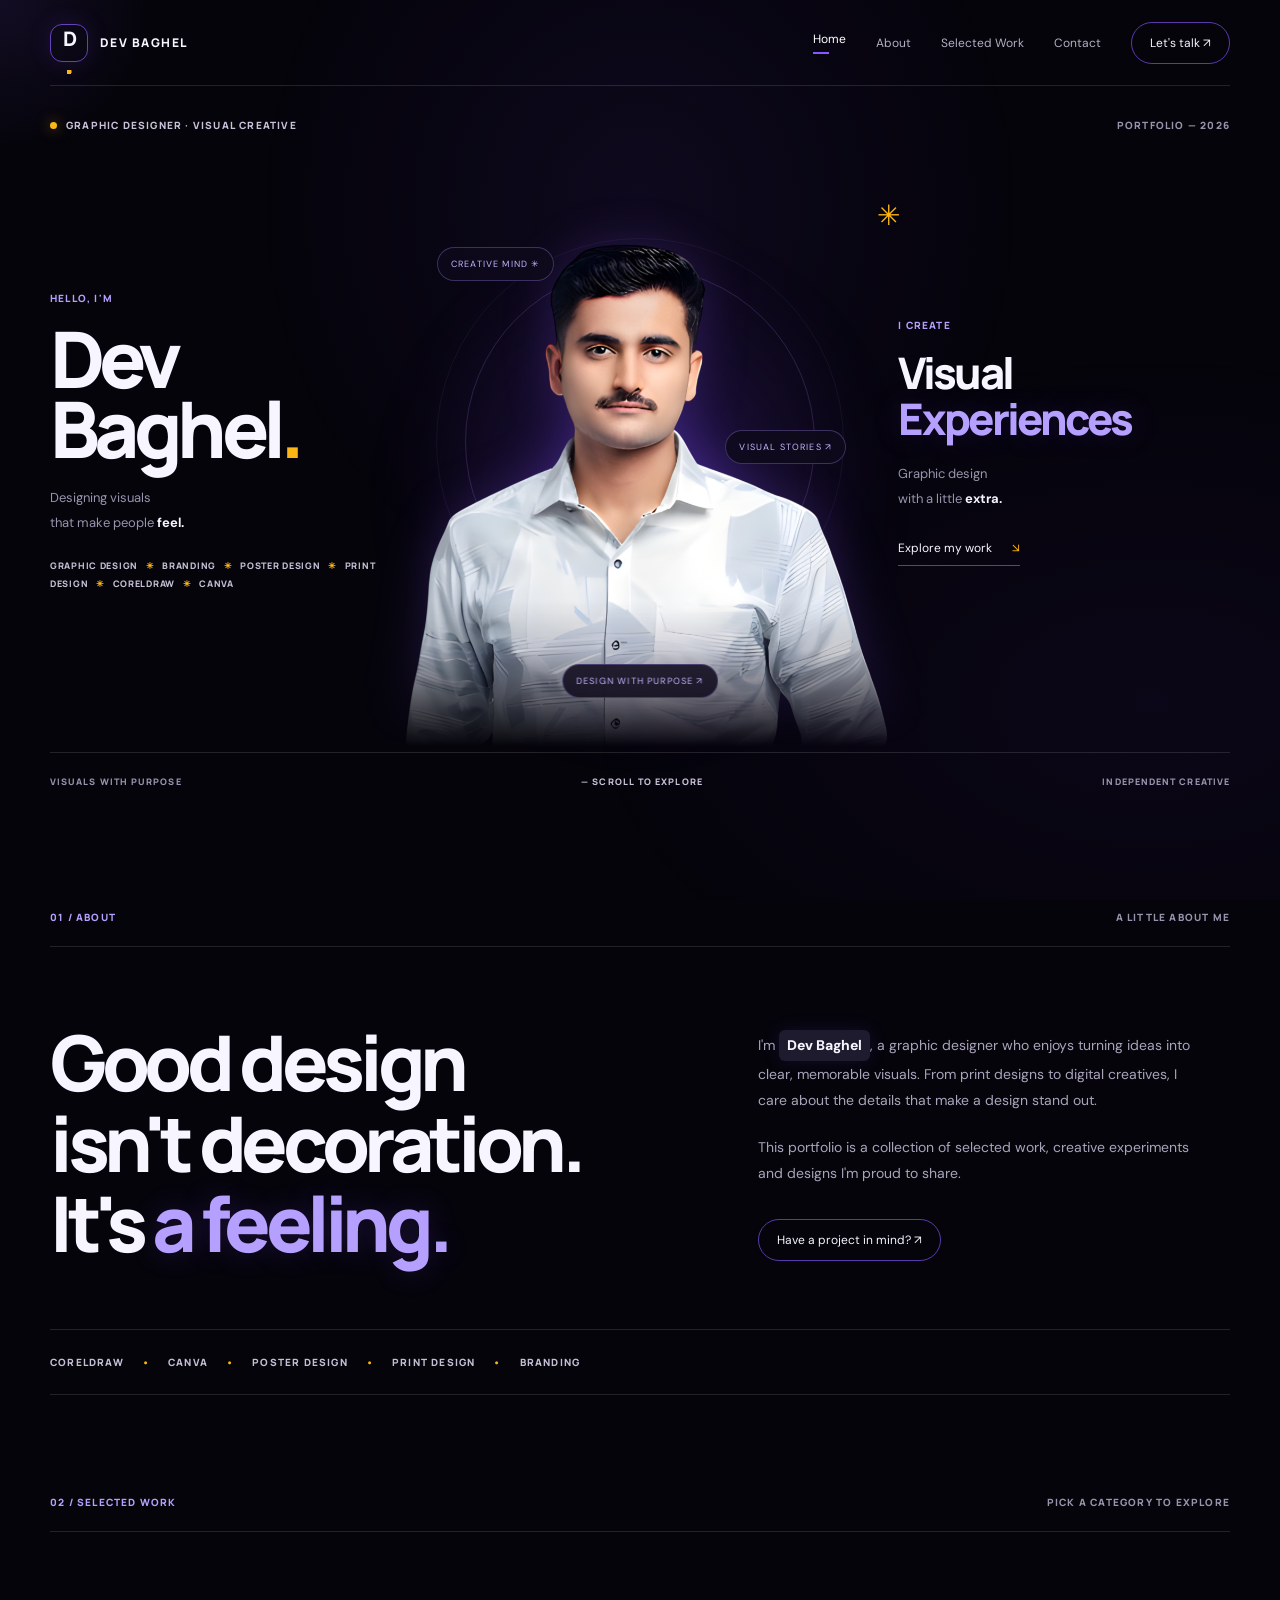
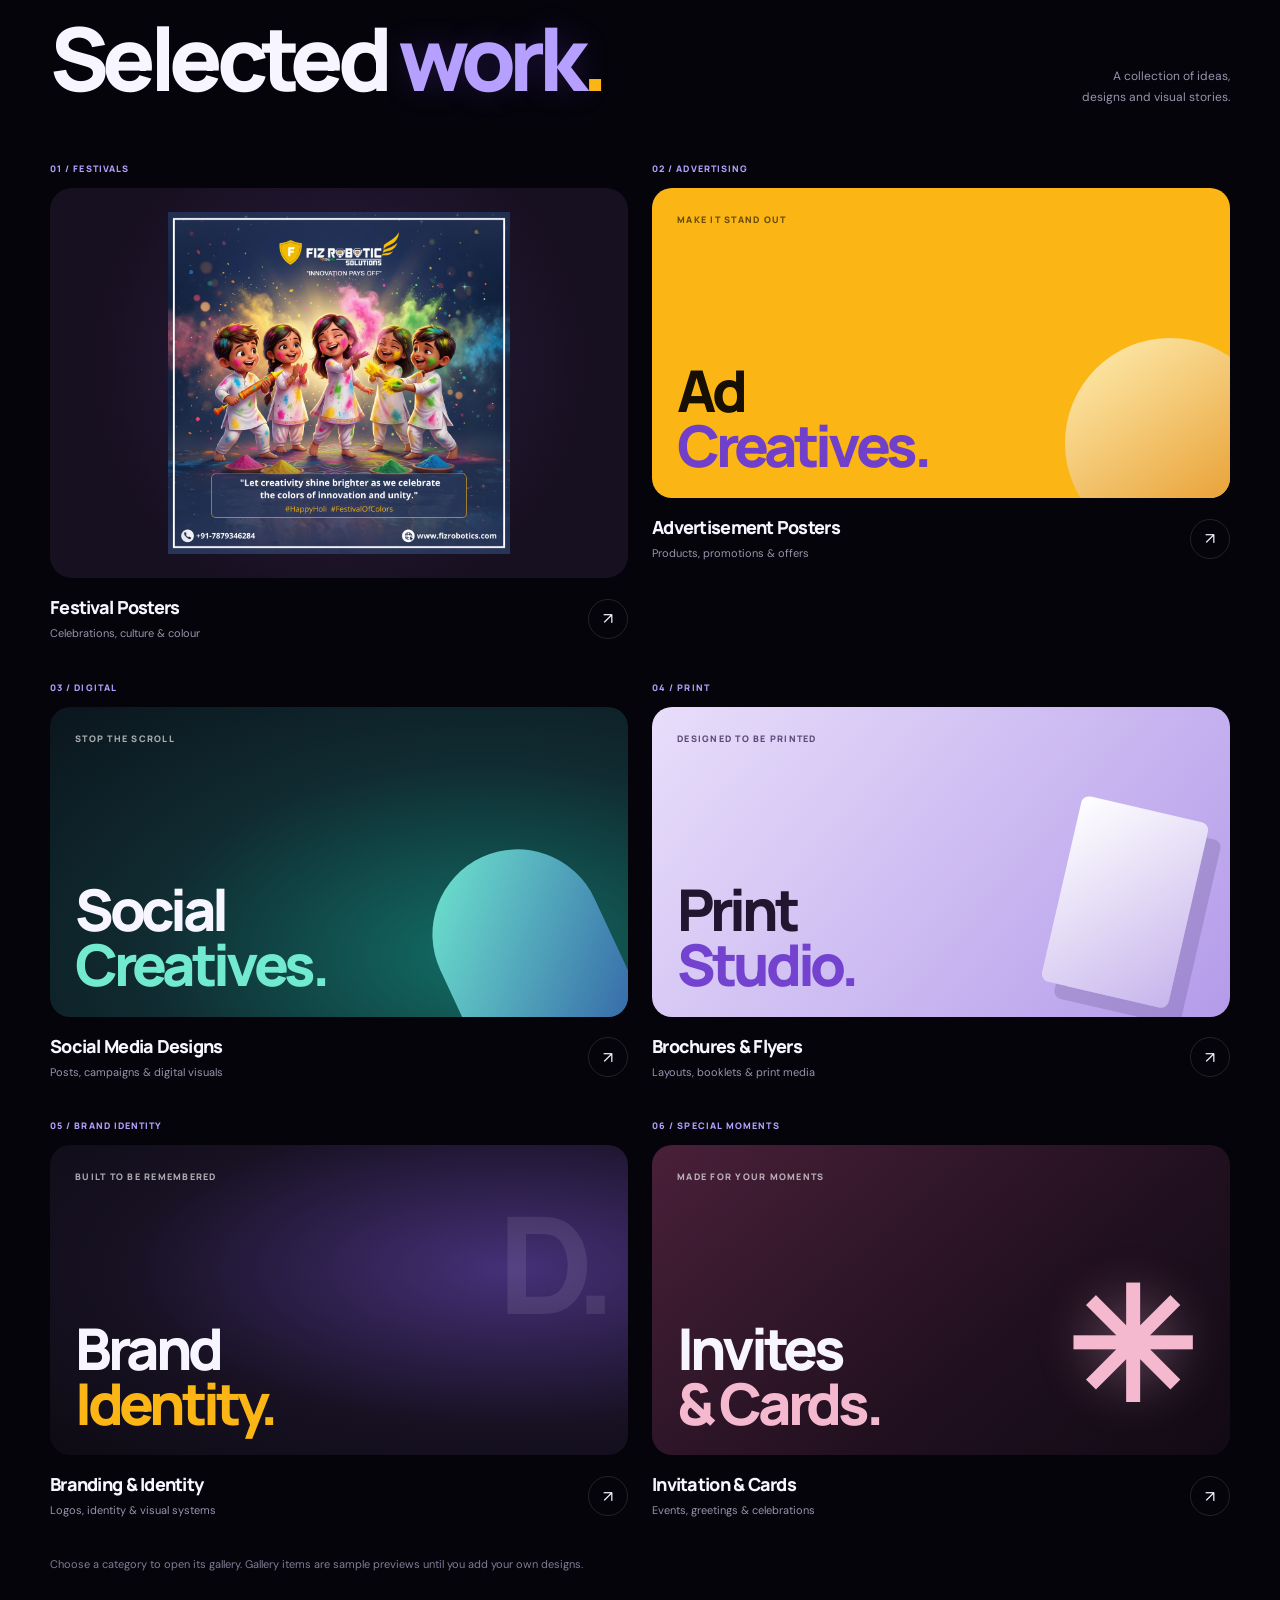
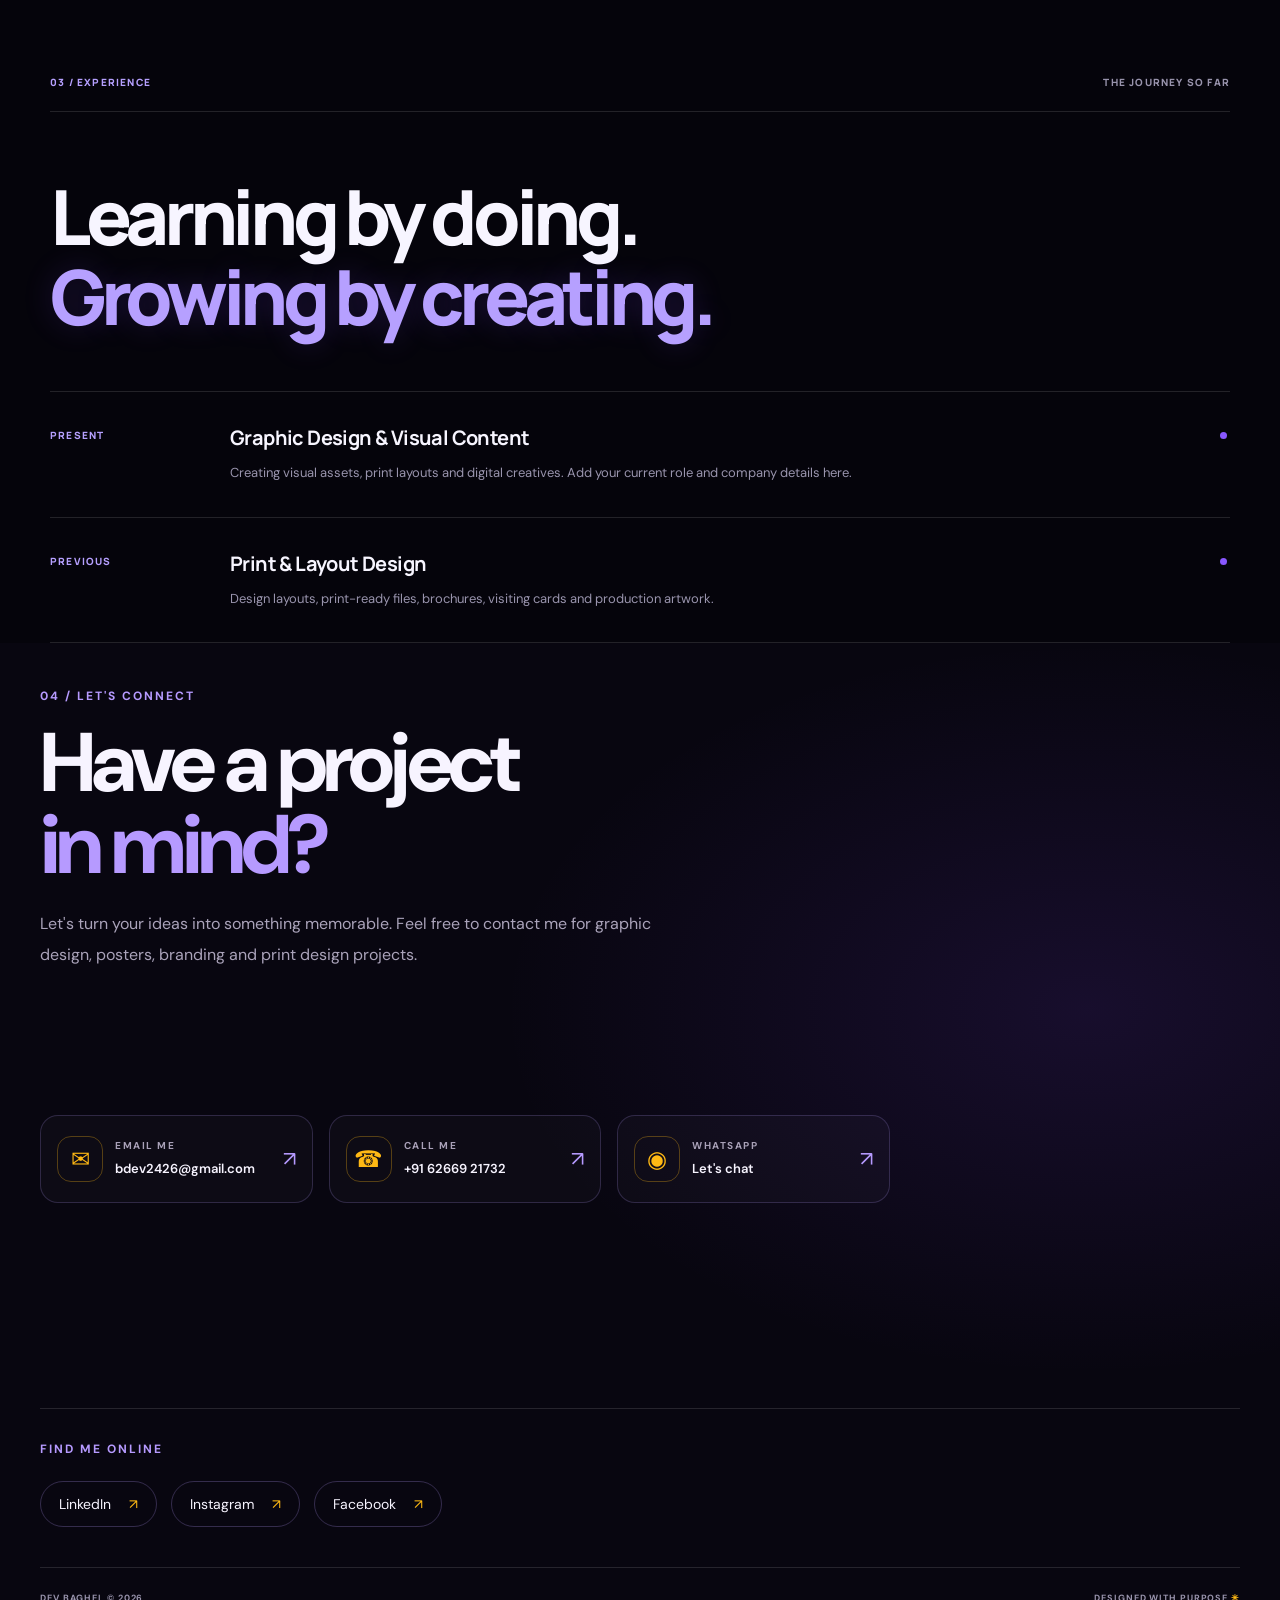
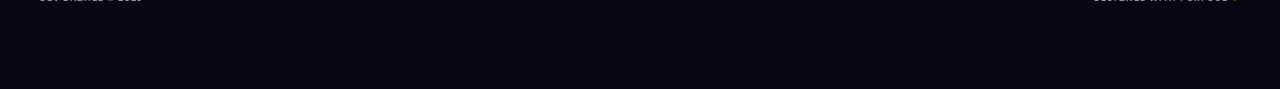
<file: index.html>
<!DOCTYPE html>
<html lang="en">
<head>
  <meta charset="UTF-8">
  <meta name="viewport" content="width=device-width, initial-scale=1.0">
  <meta name="theme-color" content="#05040b">
  <title>Dev Baghel — Graphic Designer</title>

  <link rel="preconnect" href="https://fonts.googleapis.com">
  <link rel="preconnect" href="https://fonts.gstatic.com" crossorigin>
  <link href="https://fonts.googleapis.com/css2?family=DM+Sans:wght@400;500;600;700&family=Manrope:wght@400;500;600;700;800&display=swap" rel="stylesheet">

  <link rel="stylesheet" href="style.css">
</head>

<body>
  <div class="page-glow"></div>
  <div class="cursor-glow"></div>

  <header class="navbar">
    <a class="brand" href="#home">
      <span class="brand-mark">D<span>.</span></span>
      DEV BAGHEL
    </a>

    <button class="menu-toggle" aria-label="Toggle menu" aria-expanded="false">
      <span></span>
      <span></span>
    </button>

    <nav class="nav-links">
      <a class="nav-link active" href="#home">Home</a>
      <a class="nav-link" href="#about">About</a>
      <a class="nav-link" href="#work">Selected Work</a>
      <a class="nav-link" href="#contact">Contact</a>
      <a class="nav-cta" href="#contact">Let's talk ↗</a>
    </nav>
  </header>

  <main>
    <!-- HERO SECTION -->
    <section class="hero section" id="home">
      <div class="hero-top reveal">
        <span class="eyebrow"><i></i> GRAPHIC DESIGNER · VISUAL CREATIVE</span>
        <span class="muted tiny">PORTFOLIO — 2026</span>
      </div>

      <div class="hero-stage">
        <!-- LEFT: NAME -->
        <div class="hero-copy left reveal">
          <span class="mini-label">HELLO, I'M</span>
          <h1>Dev<br>Baghel<span class="yellow">.</span></h1>
          <p>Designing visuals<br>that make people <b>feel.</b></p>

          <div class="hero-skills">
            GRAPHIC DESIGN <i>✳</i>
            BRANDING <i>✳</i>
            POSTER DESIGN <i>✳</i>
            PRINT DESIGN <i>✳</i>
            CORELDRAW <i>✳</i>
            CANVA
          </div>
        </div>

        <!-- CENTRE: PHOTO -->
        <div class="portrait" id="portrait">
          <div class="aura"></div>
          <div class="portrait-ring"></div>

          <div class="photo-container">
            <img
              src="dev-photo.png"
              alt="Dev Baghel — Graphic Designer"
              class="profile-photo"
            >
          </div>

          <span class="orbit o1">CREATIVE MIND ✳</span>
          <span class="orbit o2">VISUAL STORIES ↗</span>
          <span class="orbit o3">DESIGN WITH PURPOSE ↗</span>
        </div>

        <!-- RIGHT: INTRODUCTION -->
        <div class="hero-copy right reveal">
          <span class="mini-label">I CREATE</span>

          <div class="profession">
            Visual<br>
            <span class="accent" id="changing-role">Experiences</span>
          </div>

          <p>Graphic design<br>with a little <b>extra.</b></p>

          <a class="text-link" href="#work">
            Explore my work <span>↘</span>
          </a>
        </div>

        <span class="star">✳</span>
      </div>

      <div class="hero-bottom">
        <span>VISUALS WITH PURPOSE</span>
        <a href="#about">— SCROLL TO EXPLORE</a>
        <span>INDEPENDENT CREATIVE</span>
      </div>
    </section>

    <!-- ABOUT SECTION -->
    <section class="section intro" id="about">
      <div class="section-heading">
        <span>01 / ABOUT</span>
        <span>A LITTLE ABOUT ME</span>
      </div>

      <div class="about-grid">
        <h2>
          Good design<br>
          isn't decoration.<br>
          It's <span class="accent">a feeling.</span>
        </h2>

        <div class="about-copy">
          <p>
            I'm <span class="highlight-name">Dev Baghel</span>, a graphic designer who enjoys turning ideas into clear, memorable visuals. From print designs to digital creatives, I care about the details that make a design stand out.
          </p>

          <p>
            This portfolio is a collection of selected work, creative experiments and designs I'm proud to share.
          </p>

          <a class="pill-link" href="#contact">Have a project in mind? ↗</a>
        </div>
      </div>

      <div class="skill-strip">
        CORELDRAW <i>•</i>
        CANVA <i>•</i>
        POSTER DESIGN <i>•</i>
        PRINT DESIGN <i>•</i>
        BRANDING
      </div>
    </section>

    <!-- SELECTED WORK -->
    <section class="section work" id="work">
      <div class="section-heading">
        <span>02 / SELECTED WORK</span>
        <span>PICK A CATEGORY TO EXPLORE</span>
      </div>

      <div class="work-intro">
        <h2>Selected <span class="accent">work</span><span class="yellow">.</span></h2>
        <p>A collection of ideas,<br>designs and visual stories.</p>
      </div>

      <div class="category-grid">
        <a class="category-card cat-festival reveal" href="gallery.html?category=festivals">
          <span class="category-number">01 / FESTIVALS</span>
          <div class="category-art">
              <img
                  src="holi-festival-poster.png"
                  alt="Holi Festival Poster - FIZ Robotic Solutions"
                  class="festival-poster-image"
              >
          </div>
          
          <div class="category-footer">
            <div>
              <h3>Festival Posters</h3>
              <p>Celebrations, culture & colour</p>
            </div>
            <span class="arrow">↗</span>
          </div>
        </a>

        <a class="category-card cat-ad reveal" href="gallery.html?category=advertising">
          <span class="category-number">02 / ADVERTISING</span>
          <div class="category-art">
            <span class="art-label">MAKE IT STAND OUT</span>
            <span class="art-title">Ad<br><i>Creatives.</i></span>
            <b class="shape orb"></b>
          </div>
          <div class="category-footer">
            <div>
              <h3>Advertisement Posters</h3>
              <p>Products, promotions & offers</p>
            </div>
            <span class="arrow">↗</span>
          </div>
        </a>

        <a class="category-card cat-social reveal" href="gallery.html?category=social">
          <span class="category-number">03 / DIGITAL</span>
          <div class="category-art">
            <span class="art-label">STOP THE SCROLL</span>
            <span class="art-title">Social<br><i>Creatives.</i></span>
            <b class="shape social-shape"></b>
          </div>
          <div class="category-footer">
            <div>
              <h3>Social Media Designs</h3>
              <p>Posts, campaigns & digital visuals</p>
            </div>
            <span class="arrow">↗</span>
          </div>
        </a>

        <a class="category-card cat-print reveal" href="gallery.html?category=print">
          <span class="category-number">04 / PRINT</span>
          <div class="category-art">
            <span class="art-label">DESIGNED TO BE PRINTED</span>
            <span class="art-title">Print<br><i>Studio.</i></span>
            <b class="shape print-shape"></b>
          </div>
          <div class="category-footer">
            <div>
              <h3>Brochures & Flyers</h3>
              <p>Layouts, booklets & print media</p>
            </div>
            <span class="arrow">↗</span>
          </div>
        </a>

        <a class="category-card cat-brand reveal" href="gallery.html?category=branding">
          <span class="category-number">05 / BRAND IDENTITY</span>
          <div class="category-art">
            <span class="art-label">BUILT TO BE REMEMBERED</span>
            <span class="art-title">Brand<br><i>Identity.</i></span>
            <b class="shape brand-shape">D.</b>
          </div>
          <div class="category-footer">
            <div>
              <h3>Branding & Identity</h3>
              <p>Logos, identity & visual systems</p>
            </div>
            <span class="arrow">↗</span>
          </div>
        </a>

        <a class="category-card cat-invite reveal" href="gallery.html?category=invitations">
          <span class="category-number">06 / SPECIAL MOMENTS</span>
          <div class="category-art">
            <span class="art-label">MADE FOR YOUR MOMENTS</span>
            <span class="art-title">Invites<br><i>& Cards.</i></span>
            <b class="shape invite-shape">✳</b>
          </div>
          <div class="category-footer">
            <div>
              <h3>Invitation & Cards</h3>
              <p>Events, greetings & celebrations</p>
            </div>
            <span class="arrow">↗</span>
          </div>
        </a>
      </div>

      <p class="work-note">
        Choose a category to open its gallery. Gallery items are sample previews until you add your own designs.
      </p>
    </section>

    <!-- EXPERIENCE -->
    <section class="section experience">
      <div class="section-heading">
        <span>03 / EXPERIENCE</span>
        <span>THE JOURNEY SO FAR</span>
      </div>

      <h2 class="experience-title">
        Learning by doing.<br>
        <span class="accent">Growing by creating.</span>
      </h2>

      <div class="timeline">
        <div class="timeline-item">
          <span class="date">PRESENT</span>
          <div>
            <h3>Graphic Design & Visual Content</h3>
            <p>Creating visual assets, print layouts and digital creatives. Add your current role and company details here.</p>
          </div>
          <i></i>
        </div>

        <div class="timeline-item">
          <span class="date">PREVIOUS</span>
          <div>
            <h3>Print & Layout Design</h3>
            <p>Design layouts, print-ready files, brochures, visiting cards and production artwork.</p>
          </div>
          <i></i>
        </div>
      </div>
    </section>

<!-- ================= CONTACT SECTION ================= -->
<section class="contact-section section" id="contact">

    <div class="contact-heading">
        <p class="section-eyebrow">04 / LET'S CONNECT</p>

        <h2>
            Have a project<br>
            <span>in mind?</span>
        </h2>

        <p class="contact-intro">
            Let's turn your ideas into something memorable.
            Feel free to contact me for graphic design,
            posters, branding and print design projects.
        </p>
    </div>

    <div class="contact-content">

        <!-- EMAIL -->
        <a class="contact-item"
           href="mailto:YOUR_EMAIL@example.com">

            <span class="contact-icon">✉</span>

            <span class="contact-info">
                <small>EMAIL ME</small>
                <strong>bdev2426@gmail.com</strong>
            </span>

            <span class="contact-arrow">↗</span>
        </a>

        <!-- PHONE -->
        <a class="contact-item"
           href="tel:+91XXXXXXXXXX">

            <span class="contact-icon">☎</span>

            <span class="contact-info">
                <small>CALL ME</small>
                <strong>+91 62669 21732</strong>
            </span>

            <span class="contact-arrow">↗</span>
        </a>

        <!-- WHATSAPP -->
        <a class="contact-item"
           href="https://wa.me/916266921732"
           target="_blank"
           rel="noopener noreferrer">

            <span class="contact-icon">◉</span>

            <span class="contact-info">
                <small>WHATSAPP</small>
                <strong>Let's chat</strong>
            </span>

            <span class="contact-arrow">↗</span>
        </a>

    </div>

    <!-- SOCIAL MEDIA -->
    <div class="contact-socials">

        <p class="section-eyebrow">FIND ME ONLINE</p>

        <div class="social-links">

            <a href="https://www.linkedin.com/in/devbaghel/"
               target="_blank"
               rel="noopener noreferrer">
                LinkedIn <span>↗</span>
            </a>

            <a href="https://www.instagram.com/d_e_v_b_a_g_h_e_l_/"
               target="_blank"
               rel="noopener noreferrer">
                Instagram <span>↗</span>
            </a>

            <a href="https://www.facebook.com/dev.baghel.33886305"
               target="_blank"
               rel="noopener noreferrer">
                Facebook <span>↗</span>
            </a>

        </div>

    </div>

    <div class="contact-footer">
        <span>DEV BAGHEL © 2026</span>
        <span>DESIGNED WITH PURPOSE <b>✳</b></span>
    </div>

</section>
<!-- =============== END CONTACT SECTION =============== -->

  </main>

  <script src="script.js"></script>
</body>
</html>
</file>
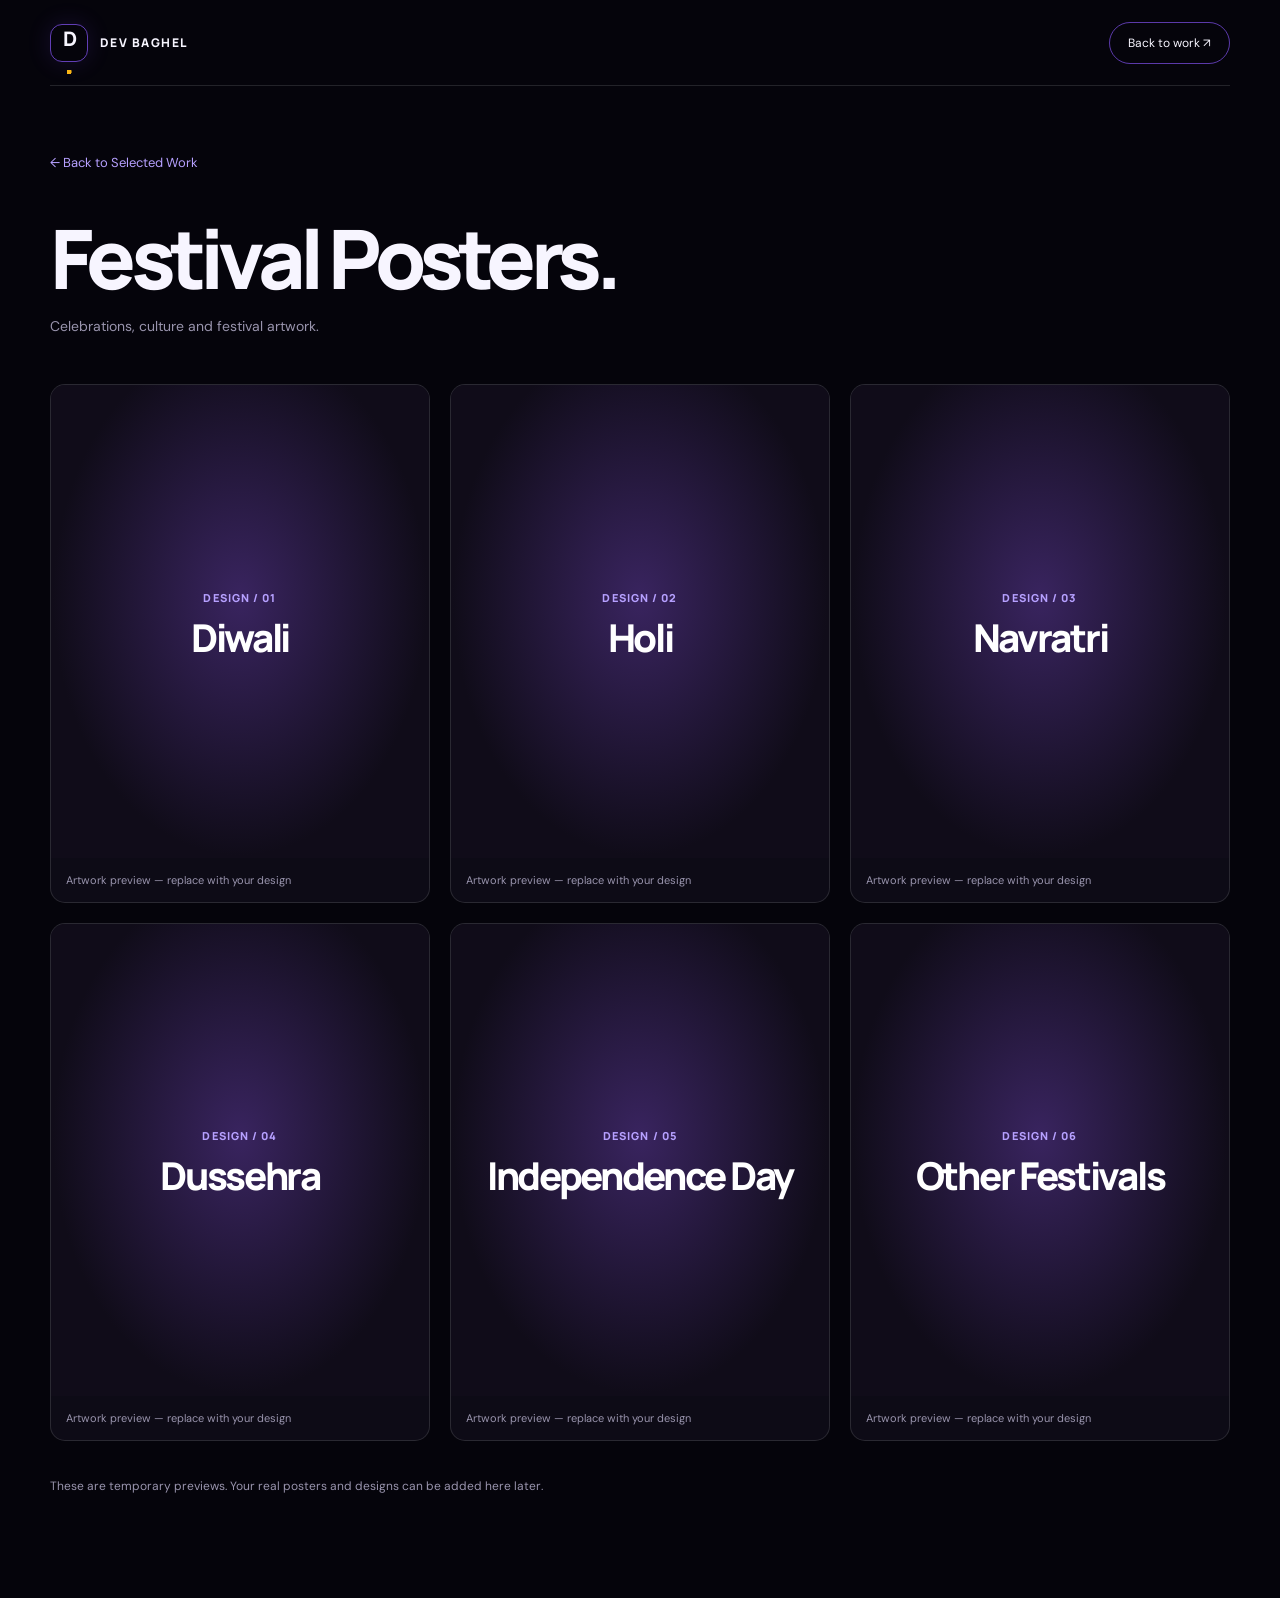
<file: gallery.html>
<!DOCTYPE html>
<html lang="en">

<head>
  <meta charset="UTF-8">
  <meta name="viewport" content="width=device-width, initial-scale=1.0">
  <meta name="theme-color" content="#05040b">

  <title>Design Gallery — Dev Baghel</title>

  <link rel="preconnect" href="https://fonts.googleapis.com">
  <link rel="preconnect" href="https://fonts.gstatic.com" crossorigin>

  <link href="https://fonts.googleapis.com/css2?family=DM+Sans:wght@400;500;600;700&family=Manrope:wght@400;500;600;700;800&display=swap" rel="stylesheet">

  <link rel="stylesheet" href="style.css">

  <style>
    .gallery-page {
      padding-top: 65px;
      padding-bottom: 100px;
    }

    .gallery-back {
      color: var(--lav);
      font-size: 13px;
    }

    .gallery-heading {
      margin: 45px 0 15px;
      font: 800 clamp(42px, 7vw, 82px)/1 var(--display);
      letter-spacing: -.07em;
    }

    .gallery-description {
      color: var(--muted);
      font-size: 14px;
      line-height: 1.8;
    }

    .gallery-grid {
      display: grid;
      grid-template-columns: repeat(3, minmax(0, 1fr));
      gap: 20px;
      margin-top: 45px;
    }

    .gallery-item {
      overflow: hidden;
      border: 1px solid var(--line);
      border-radius: 15px;
      background: var(--surface);
      transition: transform .3s, border-color .3s;
    }

    .gallery-item:hover {
      transform: translateY(-4px);
      border-color: #8957ff88;
    }

    .gallery-placeholder {
      aspect-ratio: 4 / 5;
      display: grid;
      place-items: center;
      padding: 20px;
      text-align: center;
      background: radial-gradient(
        ellipse at 50% 45%,
        #39245f,
        #100c19 70%
      );
    }

    .gallery-placeholder span {
      color: var(--lav);
      font: 800 11px var(--display);
      letter-spacing: .1em;
    }

    .gallery-placeholder strong {
      display: block;
      color: white;
      font: 800 clamp(24px, 3vw, 42px)/1 var(--display);
      letter-spacing: -.06em;
      margin-top: 12px;
    }

    .gallery-caption {
      padding: 15px;
      color: var(--muted);
      font-size: 11px;
    }

    .gallery-help {
      margin-top: 35px;
      color: var(--muted);
      font-size: 12px;
      line-height: 1.8;
    }

    @media (max-width: 700px) {
      .gallery-grid {
        grid-template-columns: repeat(2, minmax(0, 1fr));
        gap: 12px;
      }
    }

    @media (max-width: 420px) {
      .gallery-grid {
        grid-template-columns: 1fr;
      }
    }
  </style>
</head>

<body>

  <header class="navbar">

    <a class="brand" href="index.html">
      <span class="brand-mark">D<span>.</span></span>
      DEV BAGHEL
    </a>

    <a class="nav-cta" href="index.html#work">
      Back to work ↗
    </a>

  </header>

  <main class="section gallery-page">

    <a class="gallery-back" href="index.html#work">
      ← Back to Selected Work
    </a>

    <h1 class="gallery-heading" id="gallery-title">
      Design Gallery<span class="yellow">.</span>
    </h1>

    <p class="gallery-description" id="gallery-description">
      A collection of selected designs.
    </p>

    <div class="gallery-grid" id="gallery-grid"></div>

    <p class="gallery-help">
      These are temporary previews. Your real posters and designs
      can be added here later.
    </p>

  </main>

  <script src="gallery.js"></script>

</body>

</html>
</file>
<file: style.css>
:root {
  --bg: #05040b;
  --surface: #0d0b16;
  --white: #f7f5ff;
  --muted: #9994ad;
  --purple: #8957ff;
  --lav: #b6a0ff;
  --yellow: #fbb615;
  --line: rgba(255,255,255,.12);
  --font: "DM Sans", sans-serif;
  --display: "Manrope", sans-serif;
}

* {
  box-sizing: border-box;
  margin: 0;
  padding: 0;
}

html {
  scroll-behavior: smooth;
  scroll-padding-top: 90px;
}

body {
  background: var(--bg);
  color: var(--white);
  font-family: var(--font);
  overflow-x: hidden;
  -webkit-font-smoothing: antialiased;
}

a {
  color: inherit;
  text-decoration: none;
}

button {
  font: inherit;
}

::selection {
  background: var(--purple);
  color: white;
}

.page-glow {
  position: fixed;
  inset: 0;
  z-index: -3;
  pointer-events: none;
  background:
    radial-gradient(ellipse at 50% 23%, rgba(80,43,157,.13), transparent 42%),
    radial-gradient(ellipse at 90% 78%, rgba(93,43,170,.08), transparent 35%);
}

.cursor-glow {
  position: fixed;
  width: 300px;
  height: 300px;
  border-radius: 50%;
  z-index: -1;
  pointer-events: none;
  background: radial-gradient(circle, rgba(137,87,255,.1), transparent 70%);
  transform: translate(-50%,-50%);
  opacity: 0;
}

@media (pointer:fine) {
  .cursor-glow {
    opacity: 1;
  }
}

.section {
  width: min(1240px, calc(100% - 100px));
  margin-inline: auto;
}

/* NAVIGATION */

.navbar {
  height: 86px;
  width: min(1440px, calc(100% - 100px));
  margin: auto;
  display: flex;
  justify-content: space-between;
  align-items: center;
  border-bottom: 1px solid var(--line);
  position: relative;
  z-index: 30;
}

.brand {
  display: inline-flex;
  align-items: center;
  gap: 12px;
  font: 800 12px var(--display);
  letter-spacing: .12em;
}

.brand-mark {
  display: grid;
  place-items: center;
  width: 38px;
  height: 38px;
  border: 1px solid rgba(137,87,255,.7);
  border-radius: 12px;
  font-size: 20px;
  letter-spacing: -.08em;
  box-shadow: 0 0 25px rgba(137,87,255,.14);
  position: relative;
}

.brand-mark::after {
  content: "";
  position: absolute;
  width: 4px;
  height: 4px;
  background: var(--yellow);
  bottom: -13px;
}

.brand-mark span {
  color: var(--yellow);
}

.nav-links {
  display: flex;
  align-items: center;
  gap: 30px;
}

.nav-link {
  font-size: 12px;
  color: #b4afc3;
}

.nav-link:hover,
.nav-link.active {
  color: white;
}

.nav-link.active::after {
  content: "";
  display: block;
  height: 2px;
  width: 16px;
  margin-top: 5px;
  background: var(--purple);
}

.nav-cta,
.pill-link {
  border: 1px solid rgba(137,87,255,.65);
  border-radius: 100px;
  padding: 12px 18px;
  font-size: 12px;
  transition: .3s;
}

.nav-cta:hover,
.pill-link:hover {
  background: rgba(137,87,255,.15);
  box-shadow: 0 0 28px rgba(137,87,255,.18);
  transform: translateY(-2px);
}

.menu-toggle {
  display: none;
}

/* HERO */

.hero {
  min-height: 0;
  padding-top: 32px;
  display: flex;
  flex-direction: column;
}

.hero-top,
.hero-bottom {
  display: flex;
  align-items: center;
  justify-content: space-between;
  gap: 20px;
}

.eyebrow,
.tiny,
.hero-bottom,
.mini-label,
.section-heading,
.category-number,
.date {
  font: 800 10px var(--display);
  letter-spacing: .12em;
}

.eyebrow {
  display: flex;
  align-items: center;
  gap: 9px;
  color: #c9c2d9;
}

.eyebrow i {
  width: 7px;
  height: 7px;
  border-radius: 50%;
  background: var(--yellow);
  box-shadow: 0 0 14px #fbb61599;
}

.muted,
.hero-bottom {
  color: var(--muted);
}

/* THREE-COLUMN HERO */

.hero-stage {
  min-height: 620px;
  position: relative;
  display: grid;
  grid-template-columns: minmax(0,1fr) minmax(0,1.12fr) minmax(0,1fr);
  align-items: center;
  gap: 38px;
}

.hero-copy {
  position: relative;
  z-index: 5;
  min-width: 0;
}

.hero-copy.left {
  grid-column: 1;
  grid-row: 1;
  align-self: center;
}

.mini-label {
  display: block;
  color: var(--lav);
  margin-bottom: 18px;
}

.hero-copy h1 {
  font: 800 clamp(52px,6.1vw,86px)/.9 var(--display);
  letter-spacing: -.075em;
}

.yellow {
  color: var(--yellow);
}

.hero-copy p {
  margin-top: 23px;
  color: var(--muted);
  font-size: 13px;
  line-height: 1.9;
}

.hero-copy p b {
  color: var(--white);
}

.hero-skills {
  max-width: 360px;
  margin-top: 22px;
  color: #c5bfd5;
  font: 800 9px/2 var(--display);
  letter-spacing: .08em;
}

.hero-skills i {
  color: var(--yellow);
  font-style: normal;
  padding: 0 5px;
}

/* CENTRE PHOTO */

.portrait {
  grid-column: 2;
  grid-row: 1;
  position: relative;
  height: 610px;
  width: 100%;
  max-width: 470px;
  justify-self: center;
  align-self: center;
  display: flex;
  align-items: flex-end;
  justify-content: center;
  isolation: isolate;
  overflow: visible;
}

.aura {
  position: absolute;
  width: 120%;
  height: 80%;
  bottom: 1%;
  left: -10%;
  z-index: -2;
  background: radial-gradient(
    ellipse,
    rgba(115,66,255,.55),
    rgba(77,41,157,.2) 35%,
    transparent 72%
  );
  filter: blur(25px);
  animation: breathe 5s ease-in-out infinite;
}

.portrait-ring {
  position: absolute;
  border: 1px solid rgba(163,132,255,.2);
  border-radius: 50%;
  width: 350px;
  height: 350px;
  top: 50%;
  left: 50%;
  transform: translate(-50%,-50%);
  z-index: -1;
}

.portrait-ring::after {
  content: "";
  position: absolute;
  inset: -30px;
  border: 1px solid rgba(163,132,255,.08);
  border-radius: 50%;
}

/* PHOTO CONTAINER: image ko clip nahi karega */

.photo-container {
  position: relative;
  width: 100%;
  height: 610px;
  overflow: visible;
  display: flex;
  align-items: flex-end;
  justify-content: center;
  background: transparent;
}

/* PHOTO: bottom par smooth fade */

.profile-photo {
  display: block;
  width: 145%;
  max-width: none;
  height: 100%;
  object-fit: contain;
  object-position: center bottom;
  position: relative;
  z-index: 2;
  filter: drop-shadow(0 0 24px rgba(137,87,255,.22));
  animation: float 6s ease-in-out infinite;

  -webkit-mask-image: linear-gradient(
    to bottom,
    black 0%,
    black 76%,
    rgba(0,0,0,.85) 84%,
    rgba(0,0,0,.3) 94%,
    transparent 100%
  );

  mask-image: linear-gradient(
    to bottom,
    black 0%,
    black 76%,
    rgba(0,0,0,.85) 84%,
    rgba(0,0,0,.3) 94%,
    transparent 100%
  );
}

/* FLOATING BADGES */

.orbit {
  position: absolute;
  color: #c5b6ff;
  font-size: 9px;
  letter-spacing: .13em;
  border: 1px solid #a98cff4d;
  border-radius: 100px;
  padding: 10px 13px;
  background: #0e0a1bdb;
  backdrop-filter: blur(10px);
  z-index: 6;
}

.portrait .o1 {
  left: -5px;
  top: 18%;
  animation: chip 6s ease-in-out infinite;
}

.portrait .o2 {
  right: -8px;
  top: 48%;
  animation: chip 6s ease-in-out infinite;
}

.portrait .o3 {
  left: 50%;
  bottom: 8%;
  transform: translateX(-50%);
  white-space: nowrap;
}

/* RIGHT SIDE TEXT: photo se distance */

.hero-copy.right {
  grid-column: 3;
  grid-row: 1;
  align-self: center;
  padding-left: 22px;
  position: relative;
  z-index: 5;
}

.profession {
  font: 800 clamp(32px,3.4vw,48px)/1.06 var(--display);
  letter-spacing: -.06em;
  overflow-wrap: anywhere;
}

.accent {
  color: var(--lav);
  text-shadow: 0 0 30px rgba(137,87,255,.2);
}

#changing-role {
  display: inline-block;
  transition: opacity .25s, transform .25s;
}

#changing-role.changing {
  opacity: 0;
  transform: translateY(12px);
}

.hero-copy.right p {
  margin-top: 20px;
}

.text-link {
  display: inline-flex;
  gap: 20px;
  margin-top: 28px;
  padding-bottom: 9px;
  border-bottom: 1px solid #ffffff4d;
  font-size: 12px;
}

.text-link span {
  color: var(--yellow);
}

.star {
  position: absolute;
  top: 65px;
  right: 28%;
  color: var(--yellow);
  font-size: 28px;
  animation: spin 12s linear infinite;
}

.hero-bottom {
  padding: 22px 0;
  border-top: 1px solid var(--line);
  font-size: 9px;
}

.hero-bottom a {
  color: #c9c2d9;
}

/* SECTION HEADINGS */

.intro,
.work,
.experience,
.contact {
  padding-top: 100px;
}

.section-heading {
  display: flex;
  align-items: center;
  justify-content: space-between;
  gap: 15px;
  padding-bottom: 22px;
  border-bottom: 1px solid var(--line);
  color: var(--muted);
}

.section-heading span:first-child {
  color: var(--lav);
}

/* ABOUT */

.about-grid {
  display: grid;
  grid-template-columns: 1.15fr .85fr;
  gap: 70px;
  padding: 75px 0 65px;
}

.about-grid h2,
.experience-title {
  font: 800 clamp(42px,6vw,78px)/1.05 var(--display);
  letter-spacing: -.07em;
}

.about-copy {
  max-width: 440px;
  padding-top: 8px;
}

.about-copy p {
  color: #aaa4bb;
  font-size: 14px;
  line-height: 1.9;
  margin-bottom: 20px;
}

.highlight-name {
  display: inline-block;
  padding: 2px 8px;
  border-radius: 6px;
  background: rgba(182,160,255,.15);
  color: var(--white);
  font-weight: 800;
  box-shadow: 0 0 18px rgba(137,87,255,.12);
}

.pill-link {
  display: inline-block;
  margin-top: 12px;
}

.skill-strip {
  display: flex;
  flex-wrap: wrap;
  align-items: center;
  gap: 18px;
  border-block: 1px solid var(--line);
  padding: 25px 0;
  color: #c5bfd5;
  font: 800 10px var(--display);
  letter-spacing: .12em;
}

.skill-strip i {
  color: var(--yellow);
  font-style: normal;
}

/* SELECTED WORK */

.work-intro {
  display: flex;
  justify-content: space-between;
  align-items: end;
  padding: 65px 0 45px;
}

.work-intro h2 {
  font: 800 clamp(46px,7vw,88px) var(--display);
  letter-spacing: -.075em;
}

.work-intro p {
  color: var(--muted);
  font-size: 12px;
  line-height: 1.8;
  text-align: right;
  padding-bottom: 8px;
}

.category-grid {
  display: grid;
  grid-template-columns: repeat(2,minmax(0,1fr));
  gap: 38px 24px;
}

.category-card {
  display: block;
  min-width: 0;
  color: var(--white);
}

.category-number {
  display: block;
  color: var(--lav);
  font-size: 9px;
  margin-bottom: 13px;
}

.category-art {
  min-height: 310px;
  border-radius: 20px;
  position: relative;
  overflow: hidden;
  isolation: isolate;
  display: flex;
  flex-direction: column;
  justify-content: space-between;
  padding: 25px;
  transition: transform .4s, box-shadow .4s;
}

.category-card:hover .category-art {
  transform: translateY(-6px);
  box-shadow: 0 18px 55px #8957ff2e;
}

.art-label {
  position: relative;
  z-index: 2;
  font: 800 9px var(--display);
  letter-spacing: .14em;
  color: #ffffffa6;
}

.art-title {
  position: relative;
  z-index: 2;
  font: 800 clamp(35px,4.5vw,60px)/.95 var(--display);
  letter-spacing: -.075em;
}

.art-title i {
  font-style: normal;
  color: var(--yellow);
}

.shape {
  position: absolute;
  z-index: -1;
  transition: transform .6s;
}

.category-card:hover .shape {
  transform: rotate(12deg) scale(1.08);
}

/* FESTIVAL CARD */

.cat-festival .category-art {
  background: radial-gradient(ellipse at 78% 45%,#6740ad,#201434 55%,#110c1c);
}

.sun {
  width: 180px;
  height: 180px;
  right: -28px;
  top: 60px;
  border-radius: 50%;
  background: linear-gradient(145deg,#fbb615,#d9567e 55%,#7e47dd);
  box-shadow: 0 0 75px #b453e047;
}

/* ADVERTISING CARD */

.cat-ad .category-art {
  background: #fbb615;
  color: #170f03;
}

.cat-ad .art-label {
  color: #170f03a6;
}

.cat-ad .art-title i {
  color: #7040ca;
}

.orb {
  width: 210px;
  height: 210px;
  right: -45px;
  bottom: -50px;
  border-radius: 50%;
  background: linear-gradient(145deg,#fff0b4,#e38c15);
}

/* SOCIAL MEDIA CARD */

.cat-social .category-art {
  background: radial-gradient(ellipse at 75% 80%,#126e65,#102b31 55%,#0b151d);
}

.cat-social .art-title i {
  color: #71ead0;
}

.social-shape {
  width: 170px;
  height: 220px;
  right: 15px;
  bottom: -50px;
  border-radius: 100px 100px 25px 25px;
  transform: rotate(-25deg);
  background: linear-gradient(135deg,#71ead0,#3261a6);
}

/* PRINT CARD */

.cat-print .category-art {
  background: linear-gradient(130deg,#e8defa,#b49bea);
  color: #211630;
}

.cat-print .art-label {
  color: #5b4a77;
}

.cat-print .art-title i {
  color: #7342cf;
}

.print-shape {
  width: 130px;
  height: 190px;
  right: 40px;
  bottom: 20px;
  border-radius: 8px;
  transform: rotate(13deg);
  background: linear-gradient(135deg,#fff,#c7b5ec);
  box-shadow: 16px 14px 0 #341f522b;
}

/* BRANDING CARD */

.cat-brand .category-art {
  background: radial-gradient(ellipse at 80% 40%,#453078,#171122 60%,#0e0b14);
}

.brand-shape {
  right: 25px;
  top: 25px;
  font: 800 135px var(--display);
  letter-spacing: -.1em;
  color: #ffffff17;
}

/* INVITATION CARD */

.cat-invite .category-art {
  background: linear-gradient(140deg,#492039,#211020 60%,#110a15);
}

.cat-invite .art-title i {
  color: #f5b9cf;
}

.invite-shape {
  right: 35px;
  bottom: 5px;
  color: #f5b9cf;
  font-size: 155px;
  text-shadow: 0 0 45px #f5b9cf4d;
}

.category-footer {
  display: flex;
  justify-content: space-between;
  align-items: center;
  gap: 15px;
  padding-top: 17px;
}

.category-footer h3 {
  font: 800 18px var(--display);
  letter-spacing: -.04em;
}

.category-footer p {
  color: var(--muted);
  font-size: 11px;
  line-height: 1.7;
  margin-top: 5px;
}

.arrow {
  flex: 0 0 40px;
  width: 40px;
  height: 40px;
  display: grid;
  place-items: center;
  border: 1px solid var(--line);
  border-radius: 50%;
  transition: .3s;
}

.category-card:hover .arrow {
  background: var(--yellow);
  color: #160f02;
  transform: rotate(45deg);
}

.work-note {
  margin-top: 35px;
  color: #827b96;
  font-size: 11px;
  line-height: 1.8;
}

/* EXPERIENCE */

.experience-title {
  margin: 65px 0 55px;
  font-size: clamp(40px,6vw,76px);
}

.timeline {
  border-top: 1px solid var(--line);
}

.timeline-item {
  display: grid;
  grid-template-columns: 150px 1fr 10px;
  gap: 30px;
  padding: 32px 0;
  border-bottom: 1px solid var(--line);
  align-items: start;
}

.date {
  color: var(--lav);
  padding-top: 4px;
}

.timeline-item h3 {
  font: 700 20px var(--display);
  letter-spacing: -.03em;
}

.timeline-item p {
  color: var(--muted);
  font-size: 13px;
  line-height: 1.8;
  max-width: 650px;
  margin-top: 10px;
}

.timeline-item > i {
  width: 7px;
  height: 7px;
  margin-top: 8px;
  border-radius: 50%;
  background: var(--purple);
}

/* CONTACT */

.contact {
  position: relative;
  padding-bottom: 25px;
  overflow: hidden;
}

.contact::after {
  content: "";
  position: absolute;
  z-index: -1;
  width: 550px;
  height: 550px;
  right: -200px;
  top: 120px;
  border-radius: 50%;
  background: radial-gradient(circle,#7342ff33,transparent 70%);
  filter: blur(15px);
}

.contact-content {
  padding: 105px 0 130px;
  max-width: 850px;
}

.contact-content h2 {
  font: 800 clamp(65px,10vw,130px)/.9 var(--display);
  letter-spacing: -.085em;
}

.contact-content p {
  color: var(--muted);
  font-size: 14px;
  line-height: 1.9;
  max-width: 400px;
  margin-top: 30px;
}

.contact-button {
  display: inline-block;
  margin-top: 28px;
  padding: 16px 22px;
  background: var(--yellow);
  color: #130d02;
  border-radius: 100px;
  font-size: 12px;
  font-weight: 800;
  transition: .3s;
}

.contact-button:hover {
  transform: translateY(-4px);
  box-shadow: 0 10px 35px #fbb61533;
}

.contact-footer {
  display: flex;
  justify-content: space-between;
  align-items: center;
  gap: 20px;
  padding: 25px 0;
  border-top: 1px solid var(--line);
}

.contact-footer > span,
.contact-footer > a:last-child {
  color: var(--muted);
  font-size: 9px;
  letter-spacing: .1em;
}

/* ANIMATIONS */

.reveal {
  opacity: 0;
  transform: translateY(28px);
  transition: opacity .8s, transform .8s cubic-bezier(.2,.7,.2,1);
}

.reveal.visible {
  opacity: 1;
  transform: translateY(0);
}

.hero .reveal {
  animation: rise .9s both;
}

.hero .left {
  animation-delay: .15s;
}

.hero .right {
  animation-delay: .35s;
}

.hero .hero-top {
  animation-delay: .05s;
}

@keyframes rise {
  from {
    opacity: 0;
    transform: translateY(25px);
  }

  to {
    opacity: 1;
    transform: translateY(0);
  }
}

@keyframes breathe {
  0%,100% {
    opacity: .65;
    transform: scale(.95);
  }

  50% {
    opacity: 1;
    transform: scale(1.08);
  }
}

@keyframes float {
  0%,100% {
    transform: translateY(0);
  }

  50% {
    transform: translateY(-8px);
  }
}

@keyframes chip {
  0%,100% {
    translate: 0 0;
  }

  50% {
    translate: 0 -12px;
  }
}

@keyframes spin {
  to {
    rotate: 360deg;
  }
}

@media (prefers-reduced-motion: reduce) {
  *,
  *::before,
  *::after {
    animation-duration: .01ms !important;
    transition-duration: .01ms !important;
    scroll-behavior: auto !important;
  }

  .reveal {
    opacity: 1;
    transform: none;
  }
}

/* TABLET */

@media (max-width:1000px) {
  .section,
  .navbar {
    width: calc(100% - 56px);
  }

  .nav-links {
    gap: 18px;
  }

  .hero-stage {
    grid-template-columns: minmax(0,1fr) minmax(0,1fr);
    min-height: 600px;
    gap: 16px;
  }

  .hero-copy.left {
    grid-column: 1;
    grid-row: 1;
    align-self: end;
    padding-bottom: 20px;
  }

  .portrait {
    grid-column: 2;
    grid-row: 1 / span 2;
    height: 520px;
    width: 100%;
    max-width: 380px;
  }

  .photo-container {
    height: 510px;
  }

  .profile-photo {
    width: 140%;
  }

  .hero-copy.right {
    grid-column: 1;
    grid-row: 2;
    align-self: start;
    padding: 0;
  }

  .about-grid {
    gap: 40px;
  }
}

/* MOBILE */

@media (max-width:680px) {
  html {
    scroll-padding-top: 70px;
  }

  .section,
  .navbar {
    width: calc(100% - 36px);
  }

  .navbar {
    height: 72px;
  }

  .brand {
    font-size: 10px;
  }

  .brand-mark {
    width: 35px;
    height: 35px;
  }

  .menu-toggle {
    display: block;
    position: relative;
    z-index: 35;
    background: none;
    border: 0;
    width: 42px;
    height: 42px;
    cursor: pointer;
  }

  .menu-toggle span {
    display: block;
    height: 2px;
    width: 23px;
    margin: 6px auto;
    background: white;
    transition: transform .3s;
  }

  .nav-links {
    position: fixed;
    inset: 0;
    z-index: 34;
    background: #05040bf7;
    backdrop-filter: blur(18px);
    flex-direction: column;
    justify-content: center;
    gap: 27px;
    visibility: hidden;
    opacity: 0;
    transform: translateY(-10px);
    transition: .3s;
  }

  .nav-links.open {
    visibility: visible;
    opacity: 1;
    transform: translateY(0);
  }

  .nav-link {
    font-size: 20px;
  }

  .nav-link.active::after {
    margin-inline: auto;
  }

  .nav-cta {
    font-size: 14px;
  }

  .menu-toggle[aria-expanded="true"] span:first-child {
    transform: translateY(4px) rotate(45deg);
  }

  .menu-toggle[aria-expanded="true"] span:last-child {
    transform: translateY(-4px) rotate(-45deg);
  }

  .hero {
    padding-top: 25px;
  }

  .hero-top {
    align-items: start;
  }

  .eyebrow,
  .tiny {
    font-size: 8px;
  }

  .hero-stage {
    display: flex;
    flex-direction: column;
    align-items: stretch;
    gap: 0;
    min-height: auto;
    padding-top: 25px;
  }

  .hero-copy.left {
    order: 1;
    padding: 15px 0 0;
  }

  .hero-copy h1 {
    font-size: clamp(56px,16vw,82px);
  }

  .hero-copy.left p {
    margin-top: 15px;
  }

  .hero-skills {
    margin-top: 18px;
    max-width: 100%;
    font-size: 8px;
    line-height: 2.1;
  }

  .portrait {
    order: 2;
    height: 410px;
    margin-top: 0;
    align-self: center;
    width: min(100%,360px);
    max-width: 360px;
  }

  .photo-container {
    height: 400px;
    width: 100%;
    overflow: visible;
  }

  .profile-photo {
    width: 135%;
    height: 100%;
  }

  .portrait-ring {
    width: 245px;
    height: 245px;
  }

  .portrait .o1 {
    left: 0;
    top: 12%;
  }

  .portrait .o2 {
    right: 0;
    top: 43%;
  }

  .portrait .o3 {
    left: 50%;
    bottom: 8%;
  }

  .hero-copy.right {
    order: 3;
    padding: 10px 0 30px;
  }

  .profession {
    font-size: 38px;
  }

  .hero-copy.right p {
    margin-top: 12px;
  }

  .text-link {
    margin-top: 18px;
  }

  .star {
    top: 48%;
    right: 4%;
  }

  .hero-bottom {
    flex-wrap: wrap;
    font-size: 8px;
    line-height: 1.8;
    gap: 12px;
  }

  .hero-bottom > span:last-child {
    display: none;
  }

  .intro,
  .work,
  .experience,
  .contact {
    padding-top: 75px;
  }

  .section-heading {
    gap: 16px;
    font-size: 8px;
  }

  .about-grid {
    grid-template-columns: 1fr;
    gap: 28px;
    padding: 45px 0;
  }

  .about-grid h2 {
    font-size: clamp(45px,12vw,65px);
  }

  .about-copy p {
    font-size: 13px;
  }

  .skill-strip {
    gap: 12px;
    font-size: 8px;
    line-height: 1.8;
  }

  .work-intro {
    padding: 45px 0 30px;
    align-items: start;
    flex-direction: column;
    gap: 12px;
  }

  .work-intro h2 {
    font-size: 56px;
  }

  .work-intro p {
    text-align: left;
  }

  .category-grid {
    grid-template-columns: 1fr;
    gap: 30px;
  }

  .category-art {
    min-height: 290px;
    border-radius: 17px;
  }

  .art-title {
    font-size: 54px;
  }

  .experience-title {
    margin: 45px 0 35px;
    font-size: 45px;
  }

  .timeline-item {
    grid-template-columns: 1fr 10px;
    gap: 12px;
    padding: 25px 0;
  }

  .date {
    grid-column: 1;
    grid-row: 1;
  }

  .timeline-item > div {
    grid-column: 1;
    grid-row: 2;
  }

  .timeline-item > i {
    grid-column: 2;
    grid-row: 1;
  }

  .timeline-item h3 {
    font-size: 18px;
  }

  .timeline-item p {
    font-size: 12px;
  }

  .contact-content {
    padding: 70px 0 90px;
  }

  .contact-content h2 {
    font-size: clamp(62px,15vw,90px);
  }

  .contact-content p {
    font-size: 13px;
  }

  .contact-footer {
    flex-wrap: wrap;
  }

  .contact-footer > span {
    display: none;
  }
}


/* =====================================
   CONTACT SECTION
===================================== */

.contact-section {
    position: relative;
    isolation: isolate;
    overflow: hidden;
    padding: 110px 5.5% 30px;
    color: #f7f4ff;
    background:
        radial-gradient(
            ellipse at 85% 35%,
            rgba(119, 62, 220, 0.14),
            transparent 38%
        ),
        #080610;
}

/* Heading */

.contact-heading {
    max-width: 900px;
    margin-bottom: 65px;
}

.section-eyebrow {
    margin: 0 0 24px;
    color: #b69aff;
    font-size: 12px;
    font-weight: 700;
    letter-spacing: 2px;
    text-transform: uppercase;
}

.contact-heading h2 {
    margin: 0;
    font-size: clamp(48px, 7vw, 100px);
    font-weight: 750;
    line-height: 0.98;
    letter-spacing: -0.065em;
}

.contact-heading h2 span {
    color: #b69aff;
}

.contact-intro {
    max-width: 540px;
    margin-top: 28px;
    color: #aaa3ba;
    font-size: 16px;
    line-height: 1.9;
}

/* Contact details */

.contact-content {
    display: grid;
    grid-template-columns: repeat(3, minmax(0, 1fr));
    gap: 16px;
    margin-bottom: 75px;
}

.contact-item {
    display: flex;
    align-items: center;
    gap: 15px;
    min-width: 0;
    padding: 24px 20px;
    color: #f7f4ff;
    text-decoration: none;
    background: rgba(255, 255, 255, 0.025);
    border: 1px solid rgba(182, 154, 255, 0.2);
    border-radius: 18px;
    transition:
        transform 0.3s ease,
        border-color 0.3s ease,
        background 0.3s ease,
        box-shadow 0.3s ease;
}

.contact-item:hover {
    transform: translateY(-6px);
    border-color: #9560ff;
    background: rgba(129, 76, 224, 0.09);
    box-shadow: 0 12px 50px rgba(110, 55, 220, 0.12);
}

.contact-icon {
    display: grid;
    flex-shrink: 0;
    place-items: center;
    width: 46px;
    height: 46px;
    color: #ffb914;
    font-size: 23px;
    border: 1px solid rgba(255, 185, 20, 0.3);
    border-radius: 14px;
}

.contact-info {
    display: flex;
    flex: 1;
    flex-direction: column;
    gap: 7px;
    min-width: 0;
}

.contact-info small {
    color: #a9a1b8;
    font-size: 10px;
    font-weight: 700;
    letter-spacing: 1.5px;
}

.contact-info strong {
    overflow-wrap: anywhere;
    font-size: 14px;
    font-weight: 600;
}

.contact-arrow {
    flex-shrink: 0;
    color: #b69aff;
    font-size: 21px;
    transition: transform 0.3s ease;
}

.contact-item:hover .contact-arrow {
    transform: translate(3px, -3px);
}

/* Social links */

.contact-socials {
    padding: 32px 0 40px;
    border-top: 1px solid rgba(255, 255, 255, 0.12);
}

.social-links {
    display: flex;
    flex-wrap: wrap;
    gap: 14px;
}

.social-links a {
    display: inline-flex;
    align-items: center;
    gap: 18px;
    padding: 13px 18px;
    color: #f7f4ff;
    font-size: 14px;
    text-decoration: none;
    border: 1px solid rgba(182, 154, 255, 0.25);
    border-radius: 100px;
    transition:
        color 0.3s ease,
        background 0.3s ease,
        border-color 0.3s ease;
}

.social-links a span {
    color: #ffb914;
    transition: transform 0.3s ease;
}

.social-links a:hover {
    color: #ffffff;
    background: rgba(140, 91, 255, 0.12);
    border-color: #9560ff;
}

.social-links a:hover span {
    transform: translate(3px, -3px);
}

/* Bottom footer */

.contact-footer {
    display: flex;
    justify-content: space-between;
    gap: 20px;
    padding-top: 24px;
    color: #8f879e;
    font-size: 10px;
    font-weight: 700;
    letter-spacing: 1.3px;
    border-top: 1px solid rgba(255, 255, 255, 0.12);
}

.contact-footer b {
    color: #ffb914;
}

/* Smooth navigation */

html {
    scroll-behavior: smooth;
}

#contact {
    scroll-margin-top: 35px;
}

/* Tablet */

@media (max-width: 900px) {
    .contact-section {
        padding: 85px 5% 25px;
    }

    .contact-content {
        grid-template-columns: 1fr;
        margin-bottom: 55px;
    }

    .contact-item {
        padding: 20px;
    }
}

/* Mobile */

@media (max-width: 520px) {
    .contact-section {
        padding: 70px 20px 22px;
    }

    .contact-heading {
        margin-bottom: 40px;
    }

    .contact-heading h2 {
        font-size: clamp(44px, 12vw, 62px);
    }

    .contact-intro {
        font-size: 14px;
    }

    .contact-content {
        gap: 12px;
    }

    .contact-item {
        gap: 12px;
        padding: 16px 13px;
        border-radius: 14px;
    }

    .contact-icon {
        width: 40px;
        height: 40px;
        font-size: 20px;
    }

    .contact-info strong {
        font-size: 12px;
    }

    .social-links {
        gap: 10px;
    }

    .social-links a {
        padding: 11px 14px;
        font-size: 12px;
    }

    .contact-footer {
        flex-direction: column;
        gap: 12px;
        font-size: 9px;
    }
}

/* Respect reduced-motion preference */

@media (prefers-reduced-motion: reduce) {
    .contact-section *,
    .contact-section *::before,
    .contact-section *::after {
        animation: none !important;
        transition: none !important;
    }

    html {
        scroll-behavior: auto;
    }
}

```css
/* ===== CONTACT SECTION FIX ===== */

/* Heading ko upar lao */
.contact-section {
    padding-top: 55px;
}

.contact-heading {
    margin-top: 0;
    margin-bottom: 40px;
}

.contact-heading .section-eyebrow {
    margin-top: 0;
    margin-bottom: 18px;
}

/* Heading ka size balanced rakho */
.contact-heading h2 {
    font-size: clamp(46px, 6.5vw, 88px);
    line-height: 0.98;
    max-width: 900px;
}

/* Intro paragraph ka spacing */
.contact-intro {
    margin-top: 22px;
    max-width: 650px;
}

/* Contact cards ki spacing */
.contact-content {
    grid-template-columns: repeat(3, minmax(0, 1fr));
    gap: 14px;
    margin-top: 45px;
}

.contact-item {
    min-width: 0;
    gap: 12px;
    padding: 22px 18px;
}

/* Email ko unnecessary wrap hone se roko */
.contact-info {
    min-width: 0;
}

.contact-info strong {
    font-size: clamp(11px, 1vw, 14px);
    overflow-wrap: anywhere;
    word-break: normal;
}

/* Arrow ko fixed space do */
.contact-arrow {
    flex-shrink: 0;
    margin-left: auto;
}

/* Tablet */
@media (max-width: 900px) {
    .contact-section {
        padding-top: 45px;
    }

    .contact-content {
        grid-template-columns: 1fr;
        margin-top: 32px;
    }

    .contact-item {
        padding: 20px;
    }

    .contact-info strong {
        font-size: 14px;
    }
}

/* Mobile */
@media (max-width: 520px) {
    .contact-section {
        padding: 40px 20px 24px;
    }

    .contact-heading {
        margin-bottom: 28px;
    }

    .contact-heading h2 {
        font-size: clamp(42px, 11.5vw, 58px);
    }

    .contact-intro {
        font-size: 14px;
        line-height: 1.8;
    }

    .contact-content {
        margin-top: 28px;
        gap: 12px;
    }

    .contact-item {
        padding: 16px 13px;
        gap: 10px;
    }

    .contact-info strong {
        font-size: 12px;
    }
}


/* ===== CONTACT SECTION FIX ===== */

/* Heading ko upar lao */
.contact-section {
    padding-top: 55px;
}

.contact-heading {
    margin-top: 0;
    margin-bottom: 40px;
}

.contact-heading .section-eyebrow {
    margin-top: 0;
    margin-bottom: 18px;
}

/* Heading ka size balanced rakho */
.contact-heading h2 {
    font-size: clamp(46px, 6.5vw, 88px);
    line-height: 0.98;
    max-width: 900px;
}

/* Intro paragraph ka spacing */
.contact-intro {
    margin-top: 22px;
    max-width: 650px;
}

/* Contact cards ki spacing */
.contact-content {
    grid-template-columns: repeat(3, minmax(0, 1fr));
    gap: 14px;
    margin-top: 45px;
}

.contact-item {
    min-width: 0;
    gap: 12px;
    padding: 22px 18px;
}

/* Email ko unnecessary wrap hone se roko */
.contact-info {
    min-width: 0;
}

.contact-info strong {
    font-size: clamp(11px, 1vw, 14px);
    overflow-wrap: anywhere;
    word-break: normal;
}

/* Arrow ko fixed space do */
.contact-arrow {
    flex-shrink: 0;
    margin-left: auto;
}

/* Tablet */
@media (max-width: 900px) {
    .contact-section {
        padding-top: 45px;
    }

    .contact-content {
        grid-template-columns: 1fr;
        margin-top: 32px;
    }

    .contact-item {
        padding: 20px;
    }

    .contact-info strong {
        font-size: 14px;
    }
}

/* Mobile */
@media (max-width: 520px) {
    .contact-section {
        padding: 40px 20px 24px;
    }

    .contact-heading {
        margin-bottom: 28px;
    }

    .contact-heading h2 {
        font-size: clamp(42px, 11.5vw, 58px);
    }

    .contact-intro {
        font-size: 14px;
        line-height: 1.8;
    }

    .contact-content {
        margin-top: 28px;
        gap: 12px;
    }

    .contact-item {
        padding: 16px 13px;
        gap: 10px;
    }

    .contact-info strong {
        font-size: 12px;
    }
}


/* ===== FINAL CONTACT SECTION OVERRIDE ===== */

/* Contact section ko upar aur compact rakho */
#contact {
    padding-top: 35px !important;
    padding-bottom: 55px !important;
    margin-top: 0 !important;
}

/* Inner container ka extra top spacing hatao */
#contact .contact-inner,
#contact .contact-container,
#contact .contact-wrap {
    margin-top: 0 !important;
    padding-top: 0 !important;
}

/* Contact heading ko balanced rakho */
#contact h2 {
    margin-top: 0 !important;
    margin-bottom: 24px !important;
    line-height: 0.98 !important;
    letter-spacing: -0.055em;
}

/* Email, phone aur WhatsApp cards */
#contact .contact-content,
#contact .contact-grid,
#contact .contact-cards {
    display: grid !important;
    grid-template-columns: repeat(3, minmax(0, 1fr)) !important;
    gap: 16px !important;
    width: 100%;
    margin-top: 32px !important;
}

/* Card ke andar content ko space do */
#contact .contact-item,
#contact .contact-card,
#contact .contact-link {
    box-sizing: border-box;
    min-width: 0;
    padding: 20px 16px !important;
    display: flex;
    align-items: center;
    gap: 12px;
}

/* Text ko available width do */
#contact .contact-info,
#contact .contact-details {
    min-width: 0;
    flex: 1;
}

/* Email ko unnecessary break hone se roko */
#contact .contact-info strong,
#contact .contact-details strong,
#contact .contact-item strong,
#contact .contact-card strong {
    font-size: 13px;
    line-height: 1.5;
    overflow-wrap: anywhere;
    word-break: normal;
}

/* Arrow ko text se alag rakho */
#contact .contact-arrow,
#contact .contact-item > span:last-child {
    flex-shrink: 0;
}

/* Tablet aur mobile */
@media (max-width: 900px) {
    #contact .contact-content,
    #contact .contact-grid,
    #contact .contact-cards {
        grid-template-columns: 1fr !important;
    }
}

@media (max-width: 520px) {
    #contact {
        padding: 30px 18px 40px !important;
    }

    #contact h2 {
        font-size: clamp(40px, 11vw, 56px) !important;
    }

    #contact .contact-item,
    #contact .contact-card,
    #contact .contact-link {
        padding: 16px 12px !important;
    }
}


/* CONTACT SECTION — LEFT ALIGNMENT FIX */

#contact {
    width: 100% !important;
    max-width: none !important;
    margin-left: 0 !important;
    margin-right: 0 !important;
    padding-left: 0 !important;
    padding-right: 0 !important;
    box-sizing: border-box;
}

/* Contact content ko main page alignment par lao */
#contact .contact-inner,
#contact .contact-container,
#contact .contact-wrap {
    width: 100% !important;
    max-width: none !important;
    margin-left: 0 !important;
    margin-right: 0 !important;
    padding-left: 0 !important;
    padding-right: 0 !important;
    box-sizing: border-box;
}

/* Heading aur cards ko consistent alignment do */
#contact .contact-heading,
#contact .contact-content,
#contact .contact-grid,
#contact .contact-cards {
    margin-left: 0 !important;
    margin-right: 0 !important;
}

/* Desktop spacing */
@media (min-width: 901px) {
    #contact {
        padding-top: 35px !important;
    }
}

/* Mobile par safe side spacing */
@media (max-width: 900px) {
    #contact {
        padding-left: 20px !important;
        padding-right: 20px !important;
    }
}


/* CONTACT SECTION ALIGNMENT CORRECTION */

#contact {
    width: auto !important;
    max-width: 1325px !important;
    margin: 0 auto !important;
    padding: 45px 40px 60px !important;
    box-sizing: border-box !important;
}

/* Inner wrappers */
#contact .contact-inner,
#contact .contact-container,
#contact .contact-wrap {
    width: 100% !important;
    max-width: 100% !important;
    margin: 0 !important;
    padding: 0 !important;
    box-sizing: border-box !important;
}

/* Heading ko container ke andar rakho */
#contact .contact-heading {
    margin-left: 0 !important;
    margin-right: 0 !important;
}

#contact h2 {
    max-width: 900px;
    overflow-wrap: normal;
}

/* Cards */
#contact .contact-content,
#contact .contact-grid,
#contact .contact-cards {
    width: 100% !important;
    box-sizing: border-box !important;
}

/* Mobile */
@media (max-width: 600px) {
    #contact {
        padding: 35px 20px 45px !important;
    }
}


/* ===== CURSOR GLOW LAYER FIX ===== */

/* Main content ko proper stacking context do */
main,
section {
    position: relative;
}

/* Contact section ko background layers se upar rakho */
#contact {
    position: relative;
    isolation: isolate;
    z-index: 5;
    overflow: visible !important;
}

/* Contact section ke background effects peeche rahen */
#contact::before,
#contact::after {
    pointer-events: none;
}

/* Custom cursor / glow ko upar rakho */
.cursor-glow,
.cursor-follower,
.custom-cursor,
.cursor-light,
#cursor-glow,
#cursor-follower {
    position: fixed !important;
    z-index: 99999 !important;
    pointer-events: none !important;
    mix-blend-mode: screen;
}

/* Contact cards cursor effect ko block na karein */
#contact .contact-item,
#contact .contact-card,
#contact .contact-link {
    position: relative;
    z-index: 1;
}


/* FESTIVAL POSTER — FIXED CARD DESIGN */

.cat-festival .category-art {
    position: relative;
    width: 100%;
    height: 390px;
    padding: 24px;
    box-sizing: border-box;
    overflow: hidden;
    display: flex;
    align-items: center;
    justify-content: center;
    background:
        radial-gradient(
            circle at 50% 45%,
            rgba(118, 72, 180, 0.22),
            transparent 70%
        ),
        #171020;
    border-radius: 22px;
}

.cat-festival .festival-poster-image {
    display: block;
    width: 100%;
    height: 100%;
    object-fit: contain;
    border-radius: 8px;
    transition: transform 0.45s ease;
}

.cat-festival:hover .festival-poster-image {
    transform: scale(1.025);
}

/* Mobile screen */
@media (max-width: 768px) {
    .cat-festival .category-art {
        height: 340px;
        padding: 16px;
    }
}
</file>
